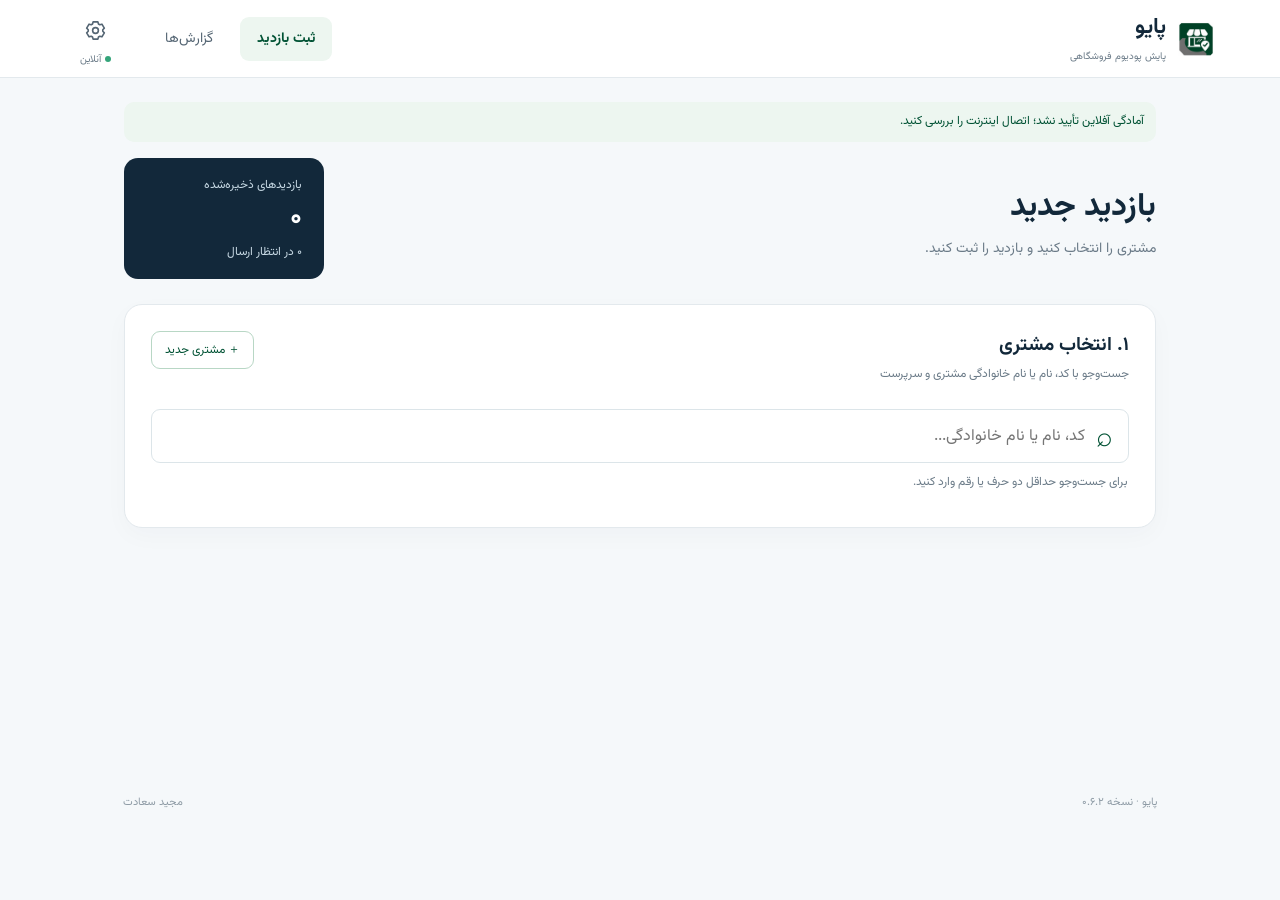
<file: index.html>
<!doctype html><html lang="fa" dir="rtl"><head><meta charset="utf-8"><meta name="viewport" content="width=device-width, initial-scale=1,viewport-fit=cover"><meta name="theme-color" content="#005234"><meta name="description" content="سامانه پایش و بازدید پودیوم فروشگاهی"><link rel="manifest" href="./manifest.webmanifest"><link rel="apple-touch-icon" href="./apple-touch-icon.png"><link rel="icon" type="image/png" href="./favicon.png"><meta name="apple-mobile-web-app-capable" content="yes"><meta name="apple-mobile-web-app-status-bar-style" content="default"><meta name="apple-mobile-web-app-title" content="پایو"><link rel="preload" href="./fonts/Vazirmatn-Variable.woff2" as="font" type="font/woff2" crossorigin><link rel="stylesheet" href="style.css"><title>پایو | پایش پودیوم</title></head><body>
<header><div class="headerinner"><div class="brand"><img src="./icon-192.png" alt="لوگوی پایو" width="40" height="40"/><div><strong>پایو</strong><small>پایش پودیوم فروشگاهی</small></div></div><nav aria-label="منوی اصلی"><button data-tab="visit" class="navbtn selected" aria-current="page">ثبت بازدید</button><button data-tab="reports" class="navbtn">گزارش‌ها</button><div class="settings-control"><button data-tab="settings" class="navbtn settings-button" aria-label="تنظیمات" title="تنظیمات"><svg viewBox="0 0 24 24" fill="none" stroke="currentColor" stroke-width="1.7" stroke-linecap="round" stroke-linejoin="round" aria-hidden="true"><path d="m9.5 3-.6 2.2-1.4.8-2.2-.6-2.5 4.2 1.6 1.6v1.6l-1.6 1.6 2.5 4.2 2.2-.6 1.4.8.6 2.2h5l.6-2.2 1.4-.8 2.2.6 2.5-4.2-1.6-1.6v-1.6l1.6-1.6-2.5-4.2-2.2.6-1.4-.8-.6-2.2z"/><circle cx="12" cy="12" r="3"/></svg></button><div class="connect" id="connect" role="status"><span class="dot" aria-hidden="true"></span><span id="connection">اتصال</span></div></div></nav></div></header>
<main><section id="updateBanner" class="update-banner hidden" role="status"><div><strong>نسخه جدید آماده است</strong><span>فرم فعلی ذخیره می‌شود و برنامه دوباره باز می‌شود.</span></div><button class="primary" id="applyUpdate">به‌روزرسانی برنامه</button></section><section class="offline-readiness" id="offlineReadiness" role="status" aria-live="polite">در حال آماده‌سازی آفلاین…</section><section class="intro"><div><h1 id="pageTitle">بازدید جدید</h1><p id="pageSubtitle">مشتری را انتخاب کنید و بازدید را ثبت کنید.</p></div><div class="syncstats"><div class="metriclabel">بازدیدهای ذخیره‌شده</div><b id="visitCount">۰</b><span id="pendingCount">۰ در انتظار ارسال</span></div></section>
<section id="visit" class="view"><div class="panel"><div class="panelhead"><div><h2>۱. انتخاب مشتری</h2><p>جست‌وجو با کد، نام یا نام خانوادگی مشتری و سرپرست</p></div><button id="newCustomerButton" class="outline new-customer-button" aria-pressed="false">＋ مشتری جدید</button></div><div id="customerSearch"><div class="searchbox"><span class="searchicon">⌕</span><input id="search" autocomplete="off" placeholder="کد، نام یا نام خانوادگی..." aria-label="جست‌وجوی مشتری"/><button class="clear" id="clearSearch" title="پاک کردن">×</button></div><div class="searchmeta" id="searchMeta"></div><div id="searchResults" class="resultlist"></div></div><div id="selectedCustomer" class="selectedcustomer hidden"></div></div>
<div id="visitPanel" class="panel hidden"><div class="panelhead"><div><h2>۲. فرم ارزیابی پودیوم</h2><p id="visitFormSubtitle">اطلاعات بازدید را تکمیل کنید</p></div><div class="tag hidden" id="newCustomerTag">مشتری جدید</div></div><div class="form-progress"><div class="progress-label"><span>تکمیل فرم</span><strong id="formProgressText">۰ از ۰</strong></div><div id="formProgress" class="progress-track" role="progressbar" aria-label="پیشرفت تکمیل فرم" aria-valuemin="0" aria-valuemax="100" aria-valuenow="0"><span id="formProgressFill"></span></div></div><div class="formgrid" id="fields"></div><div class="submitbar"><div id="formInfo">فیلدهای فعال را تکمیل کنید.</div><button class="primary" id="saveVisit">ثبت بازدید در دستگاه</button></div></div></section>
<section id="reports" class="view hidden"><div class="panel"><div class="panelhead"><div><h2>گزارش بازدیدها</h2><p>اطلاعات ثبت‌شده در این دستگاه و وضعیت همگام‌سازی</p></div><div class="actions"><button class="primary" id="exportLegacyXlsx">↓ اکسل اصلی (۳۲ ستون)</button><button class="outline" id="exportXlsx">↓ اکسل مخصوص سیستم و سرور</button><button class="outline" id="exportCsv">CSV</button></div></div><p class="hint">ردیف‌های نارنجی مربوط به مشتریان جدید هستند. اکسل اصلی ۳۲ ستون دارد؛ در اکسل سیستم، ستون «مشتری جدید» نیز درج می‌شود.</p><div class="reportmetrics" id="reportMetrics"></div><div class="filters"><input id="reportSearch" placeholder="نام، نام خانوادگی یا کد مشتری"/><select id="reportFilter"><option value="all">همه وضعیت‌ها</option><option value="pending">در انتظار ارسال</option><option value="synced">همگام‌شده</option></select></div><div class="tablewrap"><table><thead><tr><th>مشتری</th><th>کد</th><th>تاریخ ثبت</th><th>ویزیتور</th><th>وضعیت پودیوم</th><th>همگام‌سازی</th></tr></thead><tbody id="reportRows"></tbody></table></div></div></section>
<section id="settings" class="view hidden"><div class="panel"><div class="panelhead"><div><h2>تنظیمات و اتصال سرور</h2></div></div><div class="settingsgrid"><label>نام ویزیتور<input id="visitor" placeholder="نام ویزیتور" /></label><label>آدرس API مرکزی<input id="apiUrl" placeholder="https://your-domain.example/api" dir="ltr"/></label><label>کلید دسترسی ویزیتور<input id="apiToken" type="password" placeholder="کلید اختصاصی از مدیر سیستم" dir="ltr"/></label></div><div class="actions"><button class="primary" id="saveSettings">ذخیره تنظیمات</button><button class="outline" id="syncNow">همگام‌سازی حالا</button><button class="outline" id="refreshCustomers">به‌روزرسانی مشتریان از سرور</button></div><p class="hint">پس از پایان کار، از بازدیدها نسخه پشتیبان بگیرید.</p><div class="panelhead"><div><h2>نسخه پشتیبان محلی</h2><p>برای جلوگیری از نابودی داده‌ها در صورت پاک شدن مرورگر، علاوه بر اکسل فایل پشتیبان قابل بازیابی تهیه کنید.</p></div></div><div class="actions"><button class="outline" id="backupVisits">↓ دریافت فایل پشتیبان JSON</button><label class="outline" style="display:inline-flex;align-items:center;gap:8px;cursor:pointer;padding:10px 16px;border-radius:9px">↑ بازیابی پشتیبان<input id="restoreVisits" type="file" accept=".json,application/json" style="display:none" /></label></div><div class="info hidden" id="syncMessage" role="status"></div></div></section>
</main><footer><span>پایو · نسخه ۰.۶.۲</span><span>مجید سعادت</span></footer><div id="toast" class="toast hidden" role="status" aria-live="polite"></div><script src="app.js"></script></body></html>
</file>
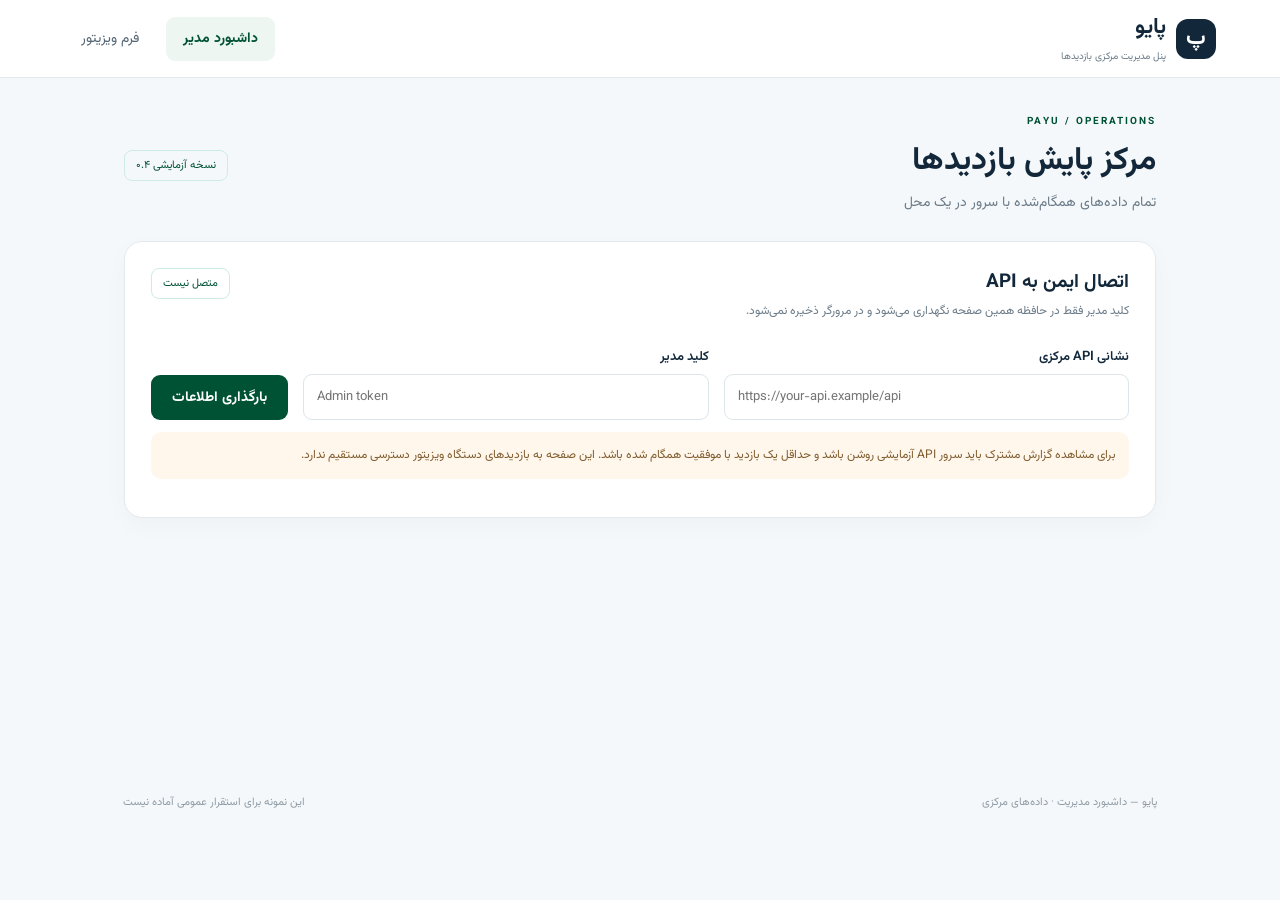
<file: admin.html>
<!doctype html><html lang="fa" dir="rtl"><head><meta charset="utf-8"><meta name="viewport" content="width=device-width,initial-scale=1"><meta name="theme-color" content="#12283a"><title>پایو | مدیریت مرکزی</title><link rel="stylesheet" href="style.css"><link rel="stylesheet" href="admin.css"></head><body><header><div class="headerinner"><div class="brand"><div class="mark">پ</div><div><strong>پایو</strong><small>پنل مدیریت مرکزی بازدیدها</small></div></div><nav><a class="navbtn selected" href="admin.html">داشبورد مدیر</a><a class="navbtn" href="index.html">فرم ویزیتور</a></nav></div></header><main><section class="intro"><div><div class="eyebrow">PAYU / OPERATIONS</div><h1>مرکز پایش بازدیدها</h1><p>تمام داده‌های همگام‌شده با سرور در یک محل</p></div><span class="tag">نسخه آزمایشی ۰.۴</span></section><section class="panel"><div class="panelhead"><div><h2>اتصال ایمن به API</h2><p>کلید مدیر فقط در حافظه همین صفحه نگهداری می‌شود و در مرورگر ذخیره نمی‌شود.</p></div><span id="state" class="tag">متصل نیست</span></div><div class="settingsgrid adminconnect"><label>نشانی API مرکزی<input id="url" type="url" dir="ltr" placeholder="https://your-api.example/api" autocomplete="url"></label><label>کلید مدیر<input id="token" type="password" dir="ltr" placeholder="Admin token" autocomplete="off"></label><button id="connect" class="primary">بارگذاری اطلاعات</button></div><p id="msg" class="hint">برای مشاهده گزارش مشترک باید سرور API آزمایشی روشن باشد و حداقل یک بازدید با موفقیت همگام شده باشد. این صفحه به بازدیدهای دستگاه ویزیتور دسترسی مستقیم ندارد.</p></section><section id="dashboard" class="hidden"><div class="admin-tabs"><button class="selected" data-admin-tab="report">گزارش بازدیدها</button><button data-admin-tab="users">مدیریت کاربران</button></div><div id="reportArea" class="adminsection"><div id="metrics" class="admmetrics"></div><section class="panel"><div class="panelhead"><div><h2>بازدیدهای ثبت‌شده روی سرور</h2><p>جست‌وجو، فیلتر و دریافت جدول کامل قابل باز شدن در اکسل</p></div><div class="actions" style="margin:0"><button class="outline" id="refresh">به‌روزرسانی</button><button class="primary" id="download">خروجی کامل فیلترشده CSV</button></div></div><div class="filters adminfilters"><input id="q" placeholder="نام یا کد مشتری، شهر، ویزیتور"><select id="visitorFilter"><option value="">همه ویزیتورها</option></select><select id="statusFilter"><option value="">همه وضعیت‌های پودیوم</option><option value="موجود">موجود</option><option value="ناموجود">ناموجود</option></select><input id="from" type="date" title="از تاریخ ثبت میلادی"><input id="to" type="date" title="تا تاریخ ثبت میلادی"></div><p class="searchmeta" id="counter"></p><label style="display:inline-flex;align-items:center;gap:8px;margin-bottom:10px"><input type="checkbox" id="showFull"> نمایش تمام ستون‌های فرم در جدول</label><div class="tablewrap full-data"><table><thead id="reportHead"><tr><th>تاریخ ثبت</th><th>نام مشتری</th><th>کد مشتری</th><th>شهر</th><th>ویزیتور</th><th>پودیوم</th><th>وضعیت ویزیت</th><th>اقدام بعدی</th><th>جزئیات</th></tr></thead><tbody id="rows"></tbody></table></div><div id="visitDetail" class="detail-panel hidden"></div></section></div><div id="usersArea" class="adminsection hidden"><section class="panel"><div class="panelhead"><div><h2>حساب‌های ویزیتورها</h2><p>مجوز ثبت بازدید در سرور کنترل می‌شود. غیرفعال شدن حساب یا مجوز ثبت، ارسال‌های جدید را متوقف می‌کند.</p></div><button id="refreshUsers" class="outline">به‌روزرسانی کاربران</button></div><div class="adminform"><label>شناسه ورود (انگلیسی)<input id="newUsername" dir="ltr" placeholder="visitor-01"></label><label>نام نمایشی<input id="newDisplayName" placeholder="نام و نام خانوادگی"></label><button class="primary" id="createUser">ایجاد کاربر</button></div><p class="hint" id="userMsg">هر کاربر یک کلید اختصاصی دارد؛ کلید تنها زمان ایجاد یا بازنشانی نمایش داده می‌شود.</p><div id="newKeyBox" class="hidden detail-panel"></div><div class="tablewrap"><table><thead><tr><th>نام</th><th>شناسه</th><th>فعال</th><th>اجازه ثبت</th><th>عملیات</th></tr></thead><tbody id="userRows"></tbody></table></div></section></div></section></main><footer><span>پایو — داشبورد مدیریت · داده‌های مرکزی</span><span>این نمونه برای استقرار عمومی آماده نیست</span></footer><script src="admin.js"></script></body></html>
</file>
<file: style.css>
@font-face{font-family:Vazirmatn;src:url('./fonts/Vazirmatn-Variable.woff2') format('woff2');font-weight:100 900;font-style:normal;font-display:swap}
:root{--ink:#12283a;--muted:#6b7b88;--teal:#005234;--teal2:#edf6f0;--border:#e3e9ed;--bg:#f5f8fa;--white:#fff;--danger:#b84646}*{box-sizing:border-box}body{margin:0;font-family:Vazirmatn,Vazir,Tahoma,Arial,sans-serif;background:var(--bg);color:var(--ink);font-size:14px}header{background:#fff;border-bottom:1px solid var(--border);position:sticky;top:0;z-index:9}.headerinner{max-width:1200px;padding:14px 24px;margin:auto;display:flex;gap:30px;align-items:center}.brand{display:flex;gap:10px;align-items:center;min-width:185px}.brand strong{display:block;font-size:23px}.brand small{color:var(--muted);font-size:10px}.mark{width:40px;height:40px;background:var(--ink);color:white;border-radius:12px;display:grid;place-items:center;font-size:22px;font-weight:bold}nav{display:flex;gap:8px;flex:1}button{font:inherit;cursor:pointer;border:0}.navbtn{padding:11px 17px;background:transparent;border-radius:9px;color:#546573}.navbtn.selected{background:var(--teal2);color:var(--teal);font-weight:bold}.connect{display:flex;align-items:center;gap:8px;color:var(--muted);white-space:nowrap;font-size:12px}.dot{width:8px;height:8px;background:#f0aa39;border-radius:50%}.dot.on{background:#34a47a}main{max-width:1080px;margin:0 auto;min-height:77vh;padding:24px}.intro{display:flex;align-items:center;justify-content:space-between;margin:22px 0 25px;gap:25px}.eyebrow{font-size:10px;color:var(--teal);letter-spacing:2px;font-weight:bold;direction:ltr;text-align:right}h1{font-size:32px;margin:7px 0 5px}h2{font-size:19px;margin:0}p{line-height:1.8}.intro p{margin:0;color:var(--muted)}.syncstats{min-width:200px;padding:18px 22px;border-radius:14px;background:var(--ink);color:#fff;display:flex;flex-direction:column;gap:3px}.syncstats b{font-size:27px}.metriclabel,.syncstats span{font-size:12px;color:#c6d8e3}.panel{background:#fff;border:1px solid var(--border);border-radius:18px;padding:26px;margin-bottom:20px;box-shadow:0 8px 24px #12283a07}.panelhead{display:flex;justify-content:space-between;align-items:start;gap:15px;margin-bottom:20px}.panelhead p{color:var(--muted);font-size:12px;margin:4px 0}.tag{border:1px solid #cfebe5;color:var(--teal);padding:6px 11px;border-radius:8px;font-size:11px;white-space:nowrap}.searchbox{position:relative}.searchbox input{padding-right:43px;font-size:16px;height:54px}.searchicon{position:absolute;right:16px;top:8px;font-size:28px;color:var(--teal)}.clear{position:absolute;left:13px;top:12px;font-size:23px;background:transparent;color:var(--muted)}input,select,textarea{display:block;width:100%;border:1px solid #dce5e9;background:#fff;border-radius:9px;padding:12px 13px;color:var(--ink);outline:none;font:inherit;min-width:0}input:focus,select:focus,textarea:focus{border-color:#15998d;box-shadow:0 0 0 3px #e3f4f1}.searchmeta{color:var(--muted);font-size:12px;margin:10px 1px}.resultlist{max-height:270px;overflow:auto}.result{display:flex;justify-content:space-between;align-items:center;padding:13px 10px;border-bottom:1px solid #edf0f3;gap:12px;cursor:pointer}.result:hover{background:#f3faf8}.result b{display:block}.result small{display:block;color:var(--muted);margin-top:4px}.code{font:12px monospace;background:#f0f3f6;padding:6px 9px;border-radius:7px;direction:ltr;white-space:nowrap}.selectedcustomer{margin-top:15px;border:1px solid #bbe7dd;background:#f4fbf8;border-radius:12px;padding:15px}.selectedcustomer .top{display:flex;justify-content:space-between;align-items:center}.selectedcustomer h3{margin:0 0 5px}.customerattrs{display:grid;grid-template-columns:repeat(4,1fr);gap:13px;margin-top:15px}.customerattrs div small{display:block;color:var(--muted)}.customerattrs div b{font-size:12px}.outline{background:#fff;border:1px solid #cbd9df;border-radius:9px;padding:11px 15px;color:var(--ink)}.primary{background:var(--teal);color:white;border-radius:9px;padding:12px 21px;font-weight:bold}.primary:hover{background:#06645d}.formgrid{display:grid;grid-template-columns:repeat(2,minmax(0,1fr));gap:17px}.field{display:flex;flex-direction:column;gap:7px}.field.wide{grid-column:span 2}.field label{font-size:13px;font-weight:700}.star{color:var(--danger);padding:0 4px}.fieldnote{font-size:11px;color:var(--muted)}.submitbar{margin-top:28px;padding-top:18px;border-top:1px solid var(--border);display:flex;justify-content:space-between;align-items:center;gap:12px;color:var(--muted);font-size:12px}.hidden{display:none!important}.reportmetrics{display:grid;grid-template-columns:repeat(3,1fr);gap:12px;margin:15px 0 20px}.rmetric{border:1px solid var(--border);padding:15px;border-radius:12px}.rmetric strong{display:block;font-size:22px;margin:8px 0 0}.rmetric span{font-size:12px;color:var(--muted)}.filters{display:flex;gap:12px;margin:15px 0}.filters input{flex:1}.filters select{max-width:180px}.tablewrap{overflow:auto}table{border-collapse:collapse;width:100%;min-width:650px}th,td{text-align:right;padding:15px 10px;border-bottom:1px solid #edf0f3;font-size:12px}th{color:var(--muted);font-weight:600;background:#f7fafb}.pending{color:#a56d18}.synced{color:#087c74}.settingsgrid{display:grid;gap:15px}.settingsgrid label{font-weight:600;font-size:13px}.settingsgrid input{margin-top:7px;font-weight:400}.actions{display:flex;gap:9px;flex-wrap:wrap;margin-top:20px}.hint{background:#fff7ec;color:#805d2f;border-radius:10px;padding:13px;font-size:12px}.info{padding:12px;border-radius:10px;color:#4d6170;background:#f0f5f8;font-size:12px}footer{max-width:1080px;padding:23px;display:flex;justify-content:space-between;margin:auto;color:#8e9ba5;font-size:11px}.toast{position:fixed;bottom:25px;left:25px;background:var(--ink);color:white;padding:15px 22px;border-radius:12px;max-width:440px;box-shadow:0 9px 28px #0003;z-index:10}@media(max-width:720px){.headerinner{flex-wrap:wrap;padding:11px 16px;gap:9px}.brand{min-width:0;flex:1}.brand strong{font-size:18px}.connect{font-size:10px}nav{order:3;width:100%;justify-content:space-between}nav button{flex:1;padding:10px 4px;font-size:12px}main{padding:13px}.intro{margin:16px 0;align-items:stretch}.intro h1{font-size:25px}.intro p{font-size:11px}.syncstats{min-width:100px;padding:12px}.syncstats b{font-size:19px}.panel{padding:16px;border-radius:13px}.formgrid{grid-template-columns:1fr;gap:15px}.field.wide{grid-column:auto}.customerattrs{grid-template-columns:repeat(2,1fr)}.reportmetrics{gap:5px}.rmetric{padding:9px}.rmetric strong{font-size:16px}.submitbar{flex-direction:column;align-items:stretch}.submitbar button{width:100%}.panelhead{flex-wrap:wrap}footer{padding:15px;gap:10px;flex-wrap:wrap}}

.headerinner{gap:24px;padding-block:10px}.brand img{border-radius:10px;object-fit:contain}.brand strong{font-size:22px}nav{align-items:center;justify-content:flex-end;gap:10px}.settings-control{display:flex;flex-direction:column;align-items:center;min-width:62px;gap:2px;margin-inline-start:12px}.settings-button{width:42px;height:39px;padding:8px;display:grid;place-items:center}.settings-button svg{width:23px;height:23px}.connect{font-size:10px;gap:4px;line-height:1.5}.dot{width:6px;height:6px;flex-shrink:0}.navbtn{white-space:nowrap}button:focus-visible,a:focus-visible{outline:3px solid #91cbb0;outline-offset:3px}button:disabled{opacity:.65;cursor:wait}.offline-readiness{margin:0 0 16px;padding:9px 12px;background:#edf6f0;color:var(--teal);border-radius:10px;font-size:12px;line-height:1.8}.intro{margin-top:12px}.form-progress{margin-bottom:24px}.progress-label{display:flex;justify-content:space-between;margin-bottom:9px;font-size:12px;color:var(--muted)}.progress-label strong{color:var(--teal);font-weight:600}.progress-track{height:5px;border-radius:5px;background:#edf1ee;overflow:hidden}.progress-track span{display:block;height:100%;width:0;background:#2a8761;border-radius:5px;transition:width .25s ease}.field{position:relative;padding:13px;border:1px solid #e4e9e6;border-radius:12px;background:#fff;transition:background-color .2s,border-color .2s,box-shadow .2s}.field label{display:flex;align-items:center;gap:3px;min-height:22px}.field-status{margin-inline-start:auto;width:21px;height:21px;border-radius:50%;display:grid;place-items:center;color:#00653f;background:#d7eddf;opacity:0;transform:scale(.6);transition:opacity .2s,transform .2s;font-size:12px;font-weight:800}.field.is-complete{border-color:#b6d9c2;background:#f3faf5}.field.is-complete .field-status{opacity:1;transform:scale(1)}.field.is-complete input,.field.is-complete select,.field.is-complete textarea{border-color:#c3dccb;background:#fff}.field.is-invalid{border-color:#d28c72;background:#fff6f1}.field.is-invalid .field-status{opacity:0}.field:focus-within{box-shadow:0 0 0 3px #00523408;border-color:#75af91}.field-group-title{grid-column:1/-1;margin:6px 0 0;font-size:13px;color:var(--teal)}.field small{color:var(--muted);font-size:11px}.new-customer-button{font-size:12px;padding:9px 13px;white-space:nowrap;color:var(--teal);border-color:#b8d7c5}.new-customer-button[aria-pressed="true"]{background:var(--teal2)}.new-badge{display:inline-flex;align-items:center;background:#fff0d7;color:#82530b;font-size:10px;padding:3px 8px;border-radius:6px;margin-inline-start:7px;white-space:nowrap}.new-customer-row td{background:#fff6e6}.new-customer-note{margin:0;color:#83551b;font-size:12px}.customerattrs div b{overflow-wrap:anywhere}.result{width:100%;text-align:right;background:transparent;font:inherit}.update-banner{display:flex;align-items:center;justify-content:space-between;gap:16px;background:#fff4dc;border:1px solid #edd8a8;padding:16px;border-radius:12px;margin-bottom:16px}.update-banner strong,.update-banner span{display:block}.update-banner strong{font-size:14px}.update-banner span{font-size:12px;color:#755b2e;margin-top:5px}.update-banner button{font-size:12px;white-space:nowrap}.code{font-family:Vazirmatn,Tahoma,sans-serif;font-variant-numeric:tabular-nums}.toast{line-height:1.8}input,select,textarea{scroll-margin-top:120px}.selectedcustomer,.field{scroll-margin-top:115px}
@media(max-width:720px){.headerinner{flex-wrap:nowrap;gap:12px;padding:9px 14px}.brand{flex:initial;min-width:0;gap:7px}.brand strong{font-size:19px}.brand small{display:none}.brand img{width:34px;height:34px}nav{order:initial;width:auto;flex:1;justify-content:flex-end;gap:4px}nav .navbtn{flex:initial;padding:10px 11px;font-size:12px}.settings-control{min-width:43px;margin-inline-start:4px;gap:0}.settings-control .settings-button{padding:7px;width:38px;height:34px}.connect{font-size:9px}.panelhead{align-items:center}.field{padding:12px}.formgrid{gap:12px}input,select,textarea{font-size:16px}.field label{font-size:13px}.update-banner{flex-wrap:wrap}.update-banner button{width:100%}.intro{gap:14px}.syncstats{min-width:107px}.toast{left:14px;right:14px;bottom:18px;max-width:none}.customerattrs{gap:12px}.new-customer-button{font-size:11px;padding:8px 10px}}
@media(max-width:360px){.headerinner{padding-inline:9px;gap:6px}.brand{gap:4px}.brand img{width:30px;height:30px}.brand strong{font-size:17px}nav .navbtn{padding-inline:8px}.settings-control{margin-inline-start:0}.intro h1{font-size:22px}}
@media(prefers-reduced-motion:reduce){*,*::before,*::after{animation:none!important;transition:none!important;scroll-behavior:auto!important}}
</file>
<file: admin.css>
.admmetrics{display:grid;grid-template-columns:repeat(4,minmax(0,1fr));gap:12px;margin-bottom:20px}.admmetrics .rmetric{background:white}.adminconnect{grid-template-columns:1fr 1fr auto;align-items:end}.adminconnect button{height:45px}.adminfilters{flex-wrap:wrap}.adminfilters select{max-width:210px}.adminfilters input[type=date]{max-width:155px}.adminfilters input:first-child{min-width:180px}.navbtn{text-decoration:none;display:inline-flex;align-items:center}@media(max-width:850px){.admmetrics{grid-template-columns:repeat(2,minmax(0,1fr))}.adminconnect{grid-template-columns:1fr}.adminfilters>*{max-width:none!important;flex:1 1 150px}}.admin-tabs{display:flex;flex-wrap:wrap;gap:8px;margin-bottom:16px}.admin-tabs button{border:1px solid #ced9e1;background:white;border-radius:12px;padding:10px 17px;cursor:pointer;color:#244253;font:inherit}.admin-tabs button.selected{background:#163d53;color:white}.adminsection.hidden{display:none}.detail-panel{margin-top:14px;background:#fff;border:1px solid #d8e3e9;border-radius:14px;padding:16px}.detail-grid{display:grid;grid-template-columns:repeat(2,minmax(0,1fr));gap:10px}.detail-grid div{background:#f4f7f9;padding:10px;border-radius:9px;word-break:break-word}.detail-grid small{display:block;color:#527080;margin-bottom:5px}.useractions{display:flex;flex-wrap:wrap;gap:5px}.useractions button,.smallbutton{padding:7px 10px;border:1px solid #c3d4df;background:white;border-radius:8px;font:inherit;cursor:pointer}.keybox{background:#edf5f5;border:1px solid #a9d5ce;padding:14px;border-radius:12px;direction:ltr;word-break:break-all;text-align:left}.full-data table{font-size:12px}.full-data th,.full-data td{white-space:nowrap}.adminform{display:grid;grid-template-columns:repeat(3,minmax(0,1fr));align-items:end;gap:12px}.adminform button{height:44px}.adminform label{display:flex;flex-direction:column;gap:5px}.adminform input{max-width:100%}@media(max-width:850px){.adminform,.detail-grid{grid-template-columns:1fr}.useractions{min-width:225px}}
</file>
